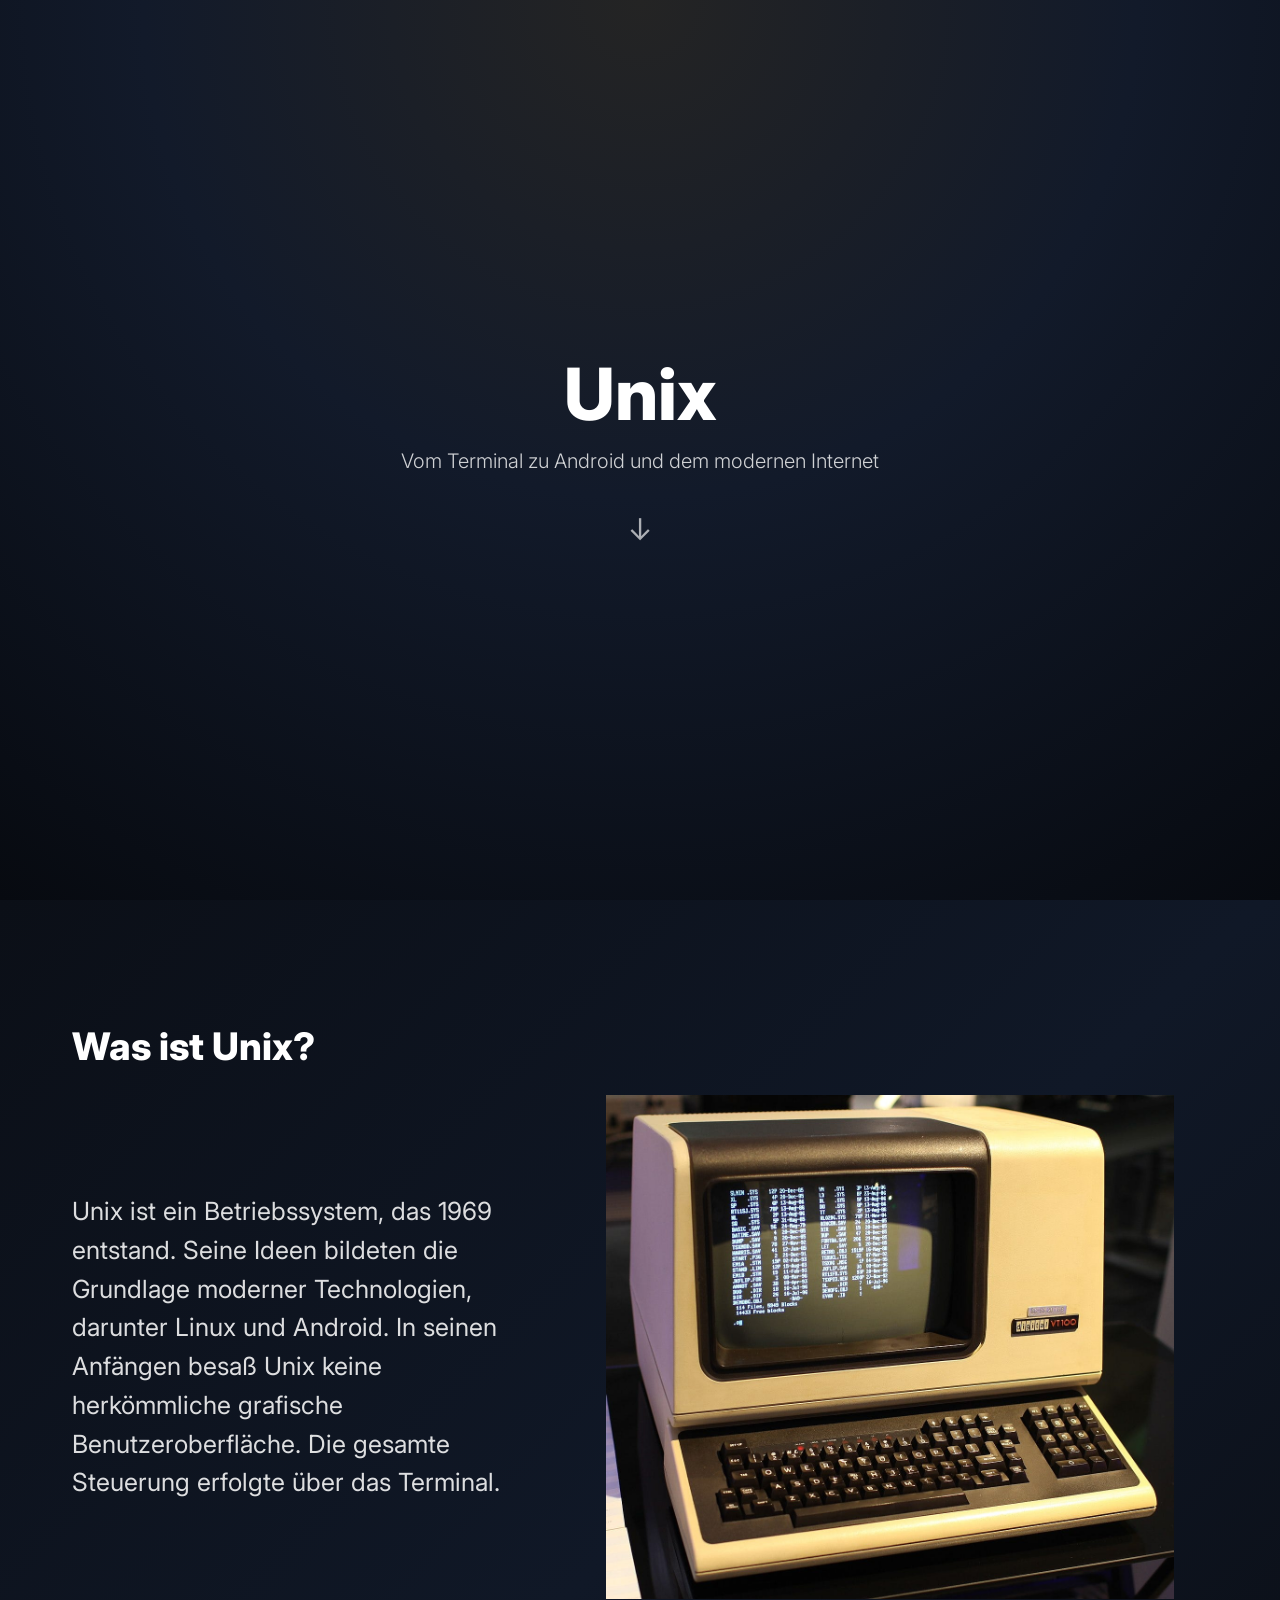
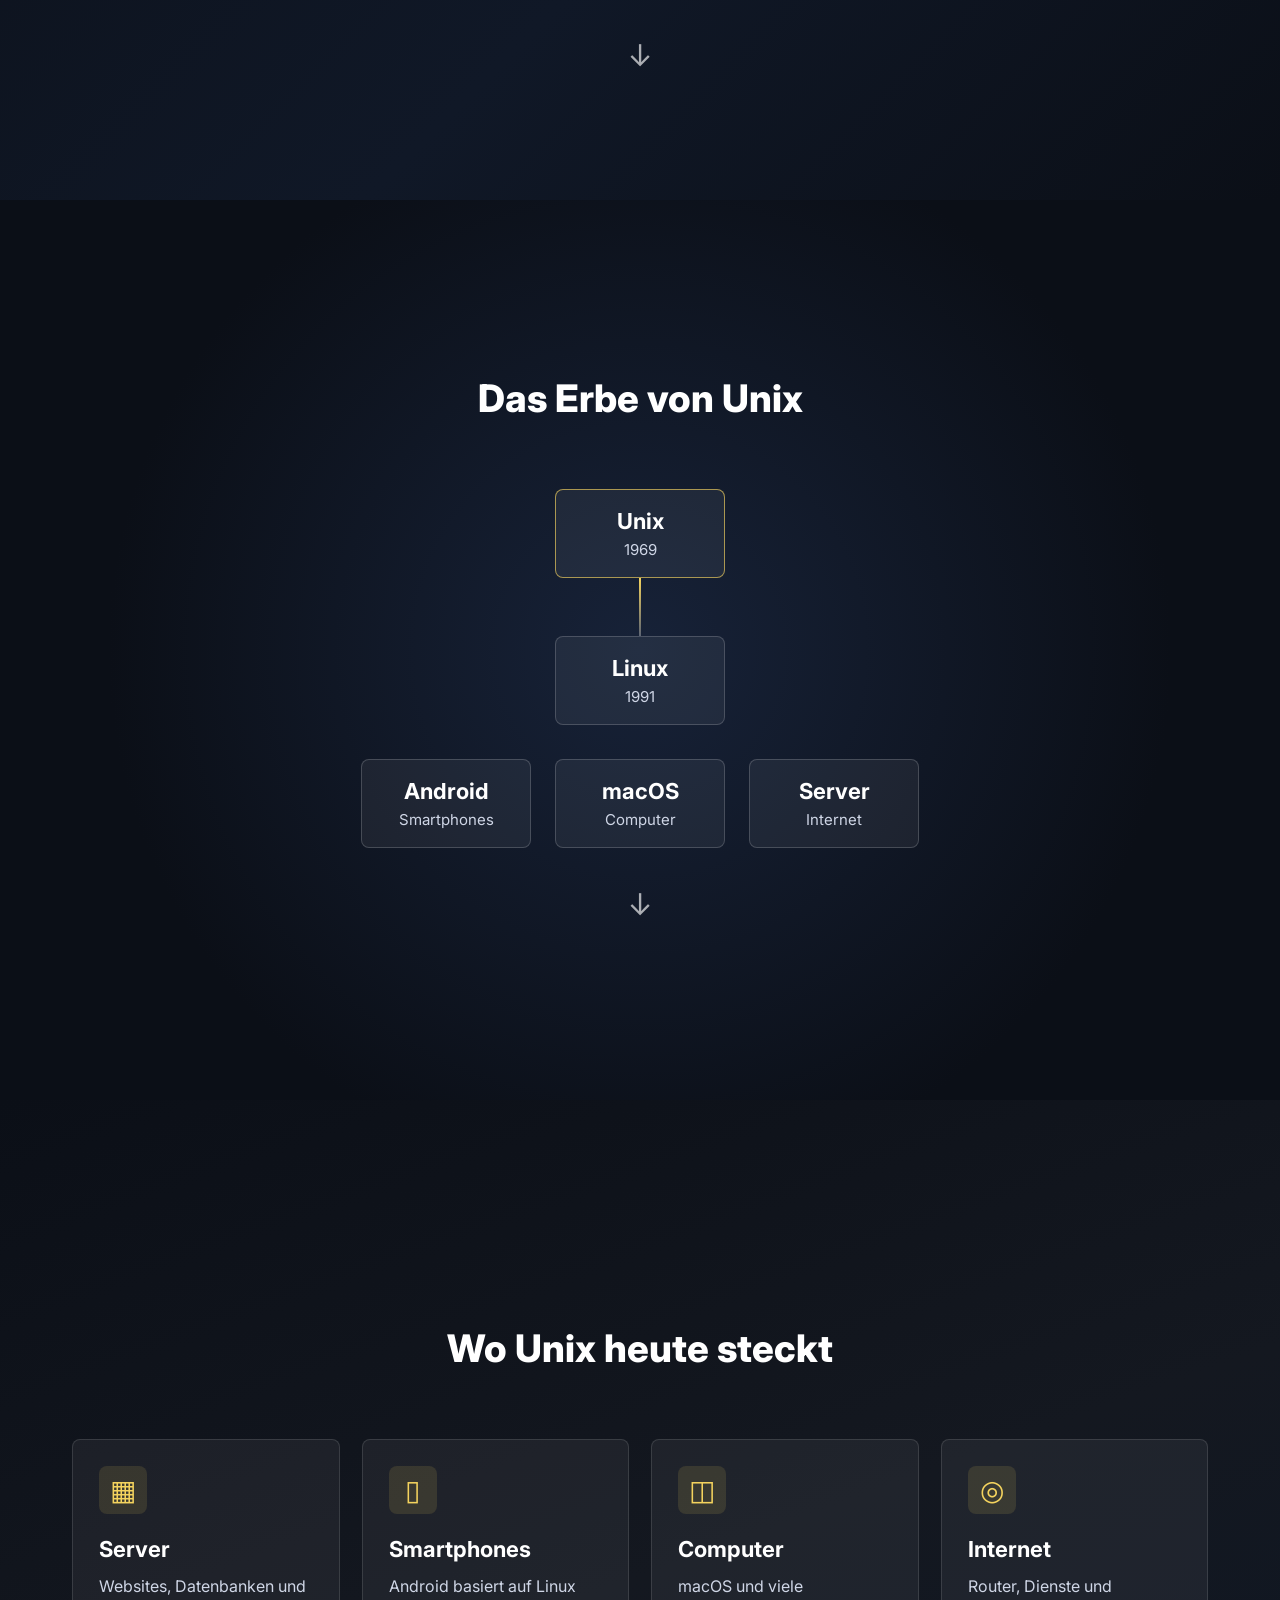
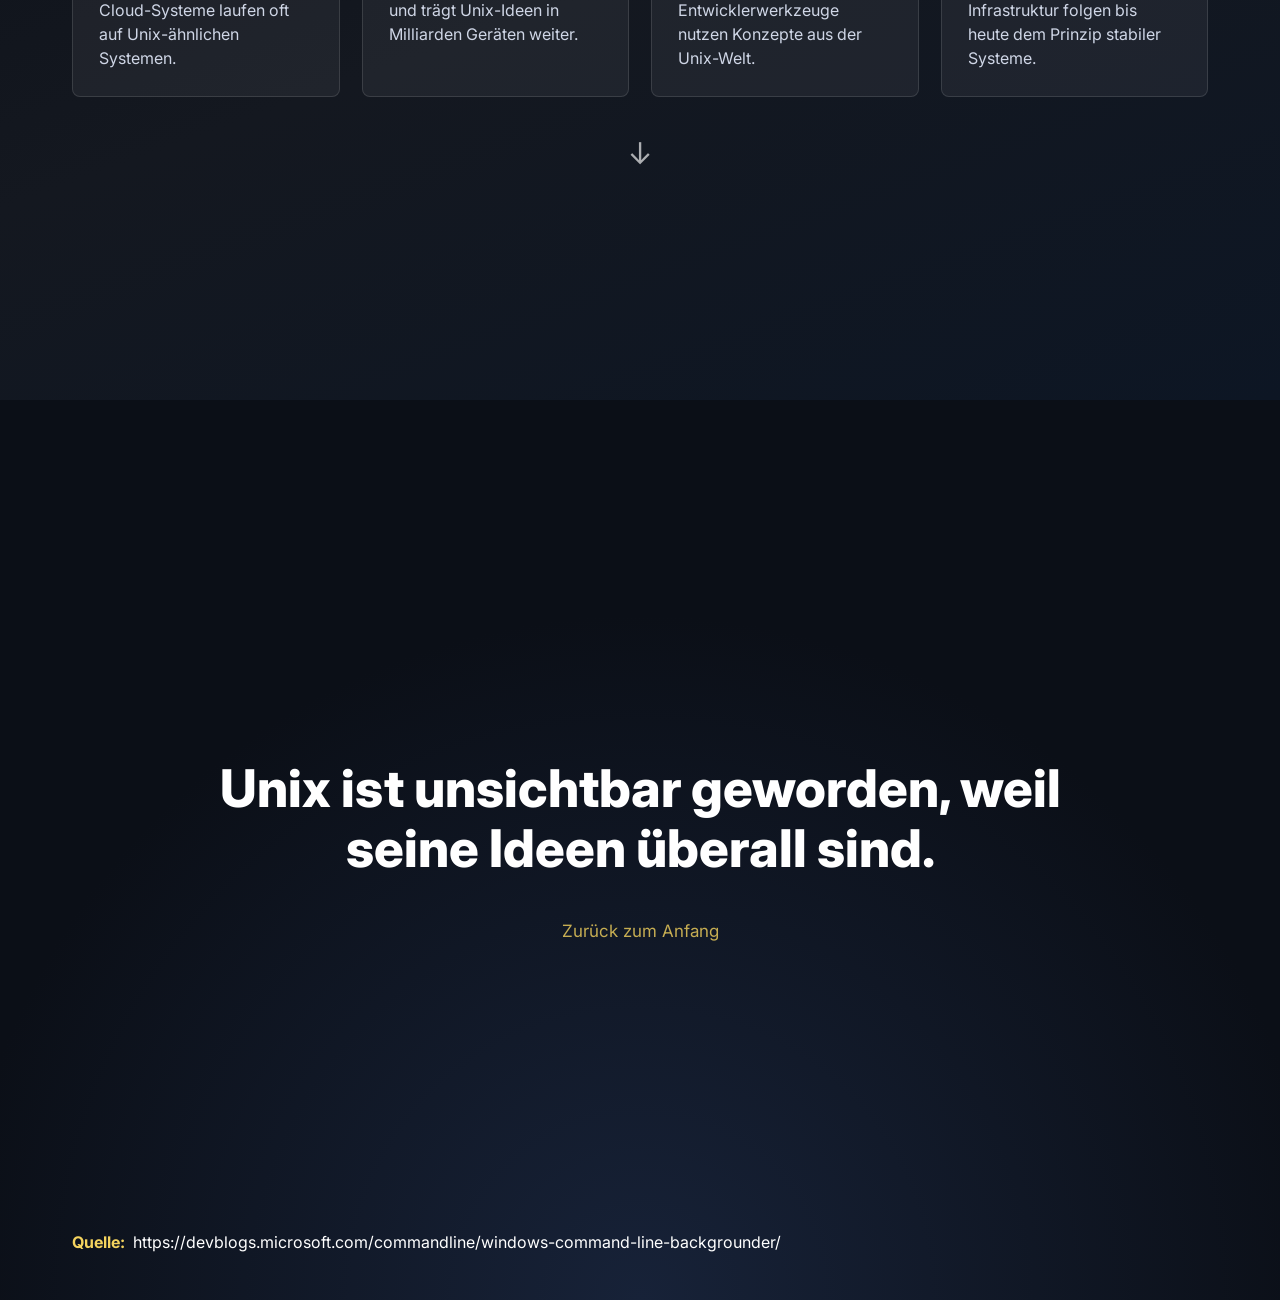
<file: index.html>
<!DOCTYPE html>
<html lang="de">
<head>
    <meta charset="UTF-8">
    <meta name="viewport" content="width=device-width, initial-scale=1.0">
    <link rel="preconnect" href="https://fonts.googleapis.com">
    <link rel="preconnect" href="https://fonts.gstatic.com" crossorigin>
    <link href="https://fonts.googleapis.com/css2?family=Inter:wght@300;400;600;800&display=swap" rel="stylesheet">
    <link rel="stylesheet" href="style.css">
    <title>Unix</title>
</head>
<body>
    <section class="hero" id="hero">
        <h1>Unix</h1>
        <p>Vom Terminal zu Android und dem modernen Internet</p>
        <a href="#about" class="arrow" aria-label="Zur naechsten Sektion">&darr;</a>
    </section>

    <section class="about" id="about">
        <h2>Was ist Unix?</h2>
        <div class="about-content">
            <div class="text-box">
                <p>
                    Unix ist ein Betriebssystem, das 1969 entstand.
                    Seine Ideen bildeten die Grundlage moderner Technologien,
                    darunter Linux und Android. In seinen Anf&auml;ngen besa&szlig; Unix
                    keine herk&ouml;mmliche grafische Benutzeroberfl&auml;che. Die gesamte
                    Steuerung erfolgte &uuml;ber das Terminal.
                </p>
            </div>
            <div class="image-box">
                <img src="unix.jpg" alt="Unix Terminal">
            </div>
        </div>
        <a href="#legacy" class="arrow" aria-label="Zur naechsten Sektion">&darr;</a>
    </section>

    <section class="legacy" id="legacy">
        <div class="section-heading">
            
            <h2>Das Erbe von Unix</h2>
        </div>

        <div class="timeline">
            <div class="timeline-node main-node">
                <strong>Unix</strong>
                <span>1969</span>
            </div>
            <div class="timeline-line"></div>
            <div class="timeline-node">
                <strong>Linux</strong>
                <span>1991</span>
            </div>
            <div class="timeline-branches">
                <div class="timeline-node">
                    <strong>Android</strong>
                    <span>Smartphones</span>
                </div>
                <div class="timeline-node">
                    <strong>macOS</strong>
                    <span>Computer</span>
                </div>
                <div class="timeline-node">
                    <strong>Server</strong>
                    <span>Internet</span>
                </div>
            </div>
        </div>

        <a href="#uses" class="arrow" aria-label="Zur naechsten Sektion">&darr;</a>
    </section>

    <section class="uses" id="uses">
        <div class="section-heading">
            <h2>Wo Unix heute steckt</h2>
        </div>

        <div class="use-cards">
            <article class="use-card">
                <div class="card-icon">&#9638;</div>
                <h3>Server</h3>
                <p>Websites, Datenbanken und Cloud-Systeme laufen oft auf Unix-&auml;hnlichen Systemen.</p>
            </article>
            <article class="use-card">
                <div class="card-icon">&#9647;</div>
                <h3>Smartphones</h3>
                <p>Android basiert auf Linux und tr&auml;gt Unix-Ideen in Milliarden Ger&auml;ten weiter.</p>
            </article>
            <article class="use-card">
                <div class="card-icon">&#9707;</div>
                <h3>Computer</h3>
                <p>macOS und viele Entwicklerwerkzeuge nutzen Konzepte aus der Unix-Welt.</p>
            </article>
            <article class="use-card">
                <div class="card-icon">&#9678;</div>
                <h3>Internet</h3>
                <p>Router, Dienste und Infrastruktur folgen bis heute dem Prinzip stabiler Systeme.</p>
            </article>
        </div>

        <a href="#quote" class="arrow" aria-label="Zur naechsten Sektion">&darr;</a>
    </section>

    <section class="quote-section" id="quote">
        <blockquote>
            Unix ist unsichtbar geworden, weil seine Ideen &uuml;berall sind.
        </blockquote>
        <a href="#hero" class="back-link">Zur&uuml;ck zum Anfang</a>
        <div class="quelle">
            <div class="quelle_inner">
        <h2>Quelle:</h2>
        <p>https://devblogs.microsoft.com/commandline/windows-command-line-backgrounder/</p>
            </div>
        </div>
    </section>
</body>
</html>
</file>
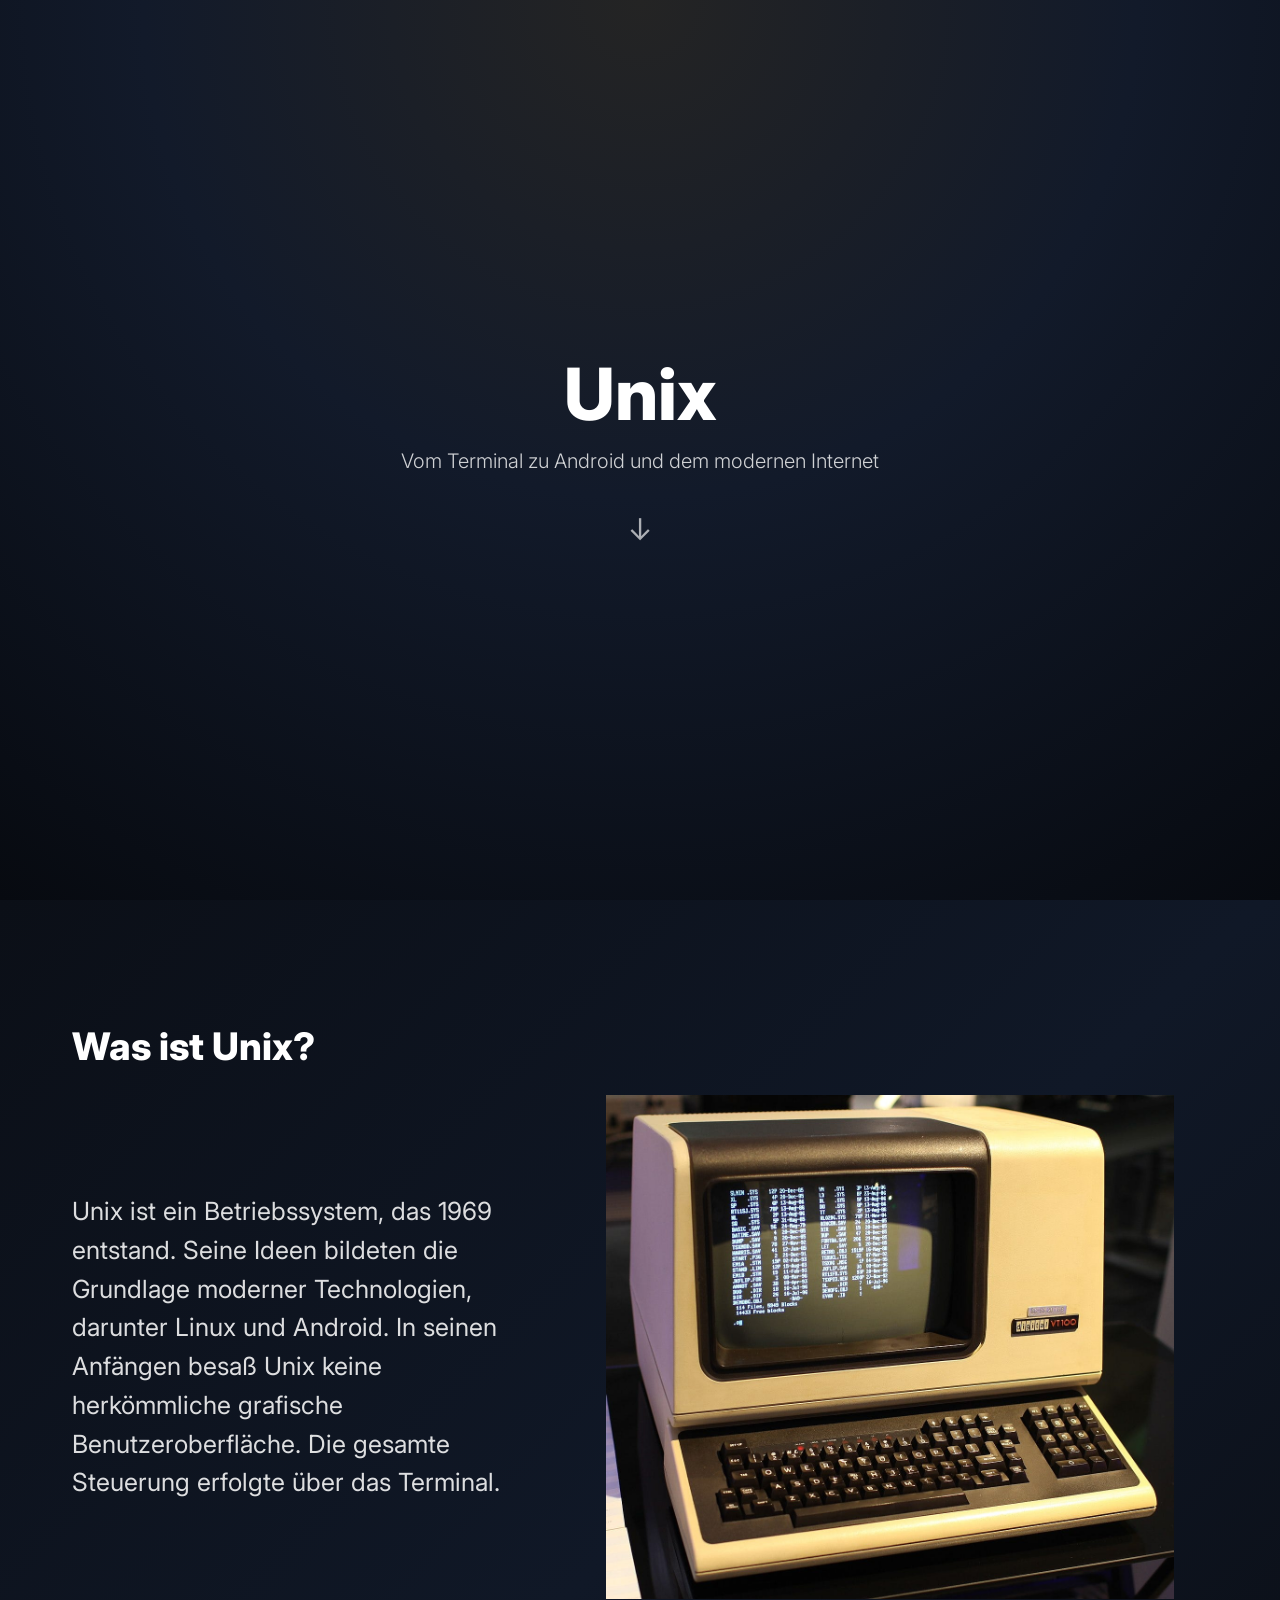
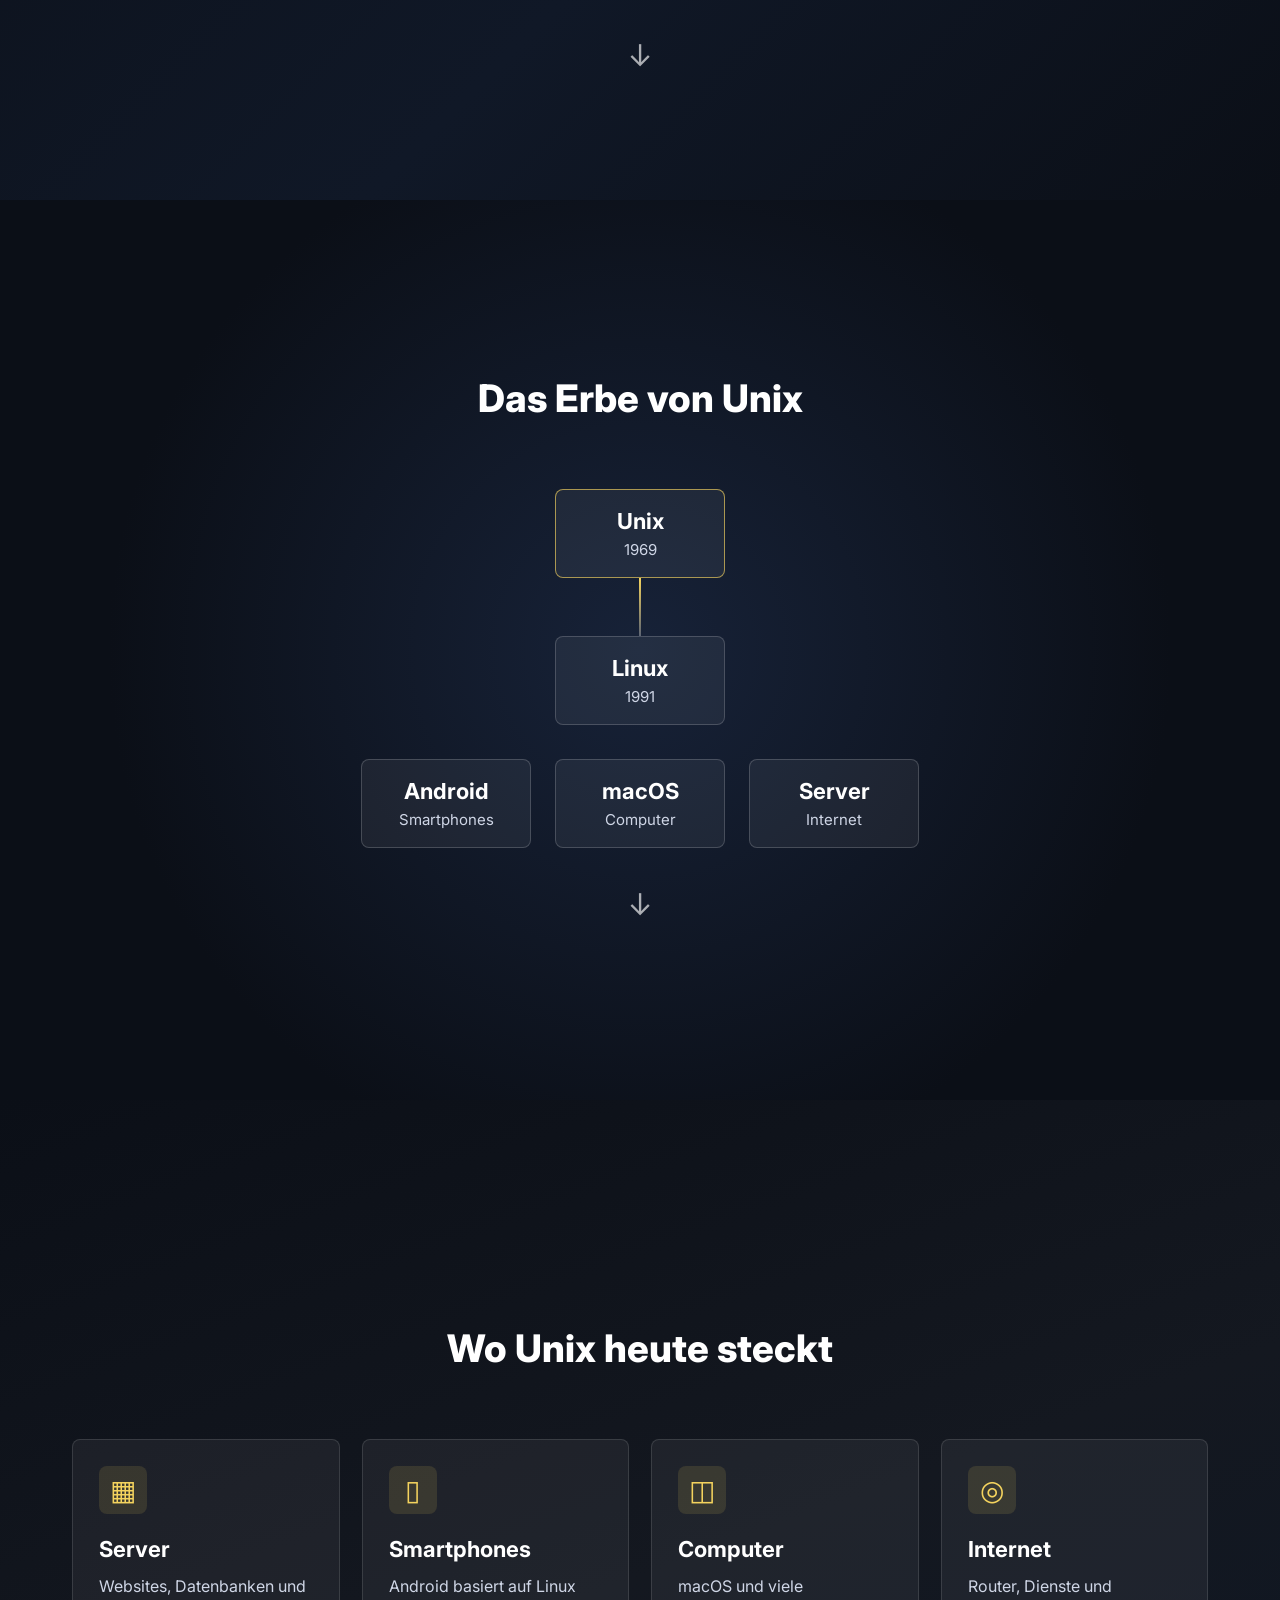
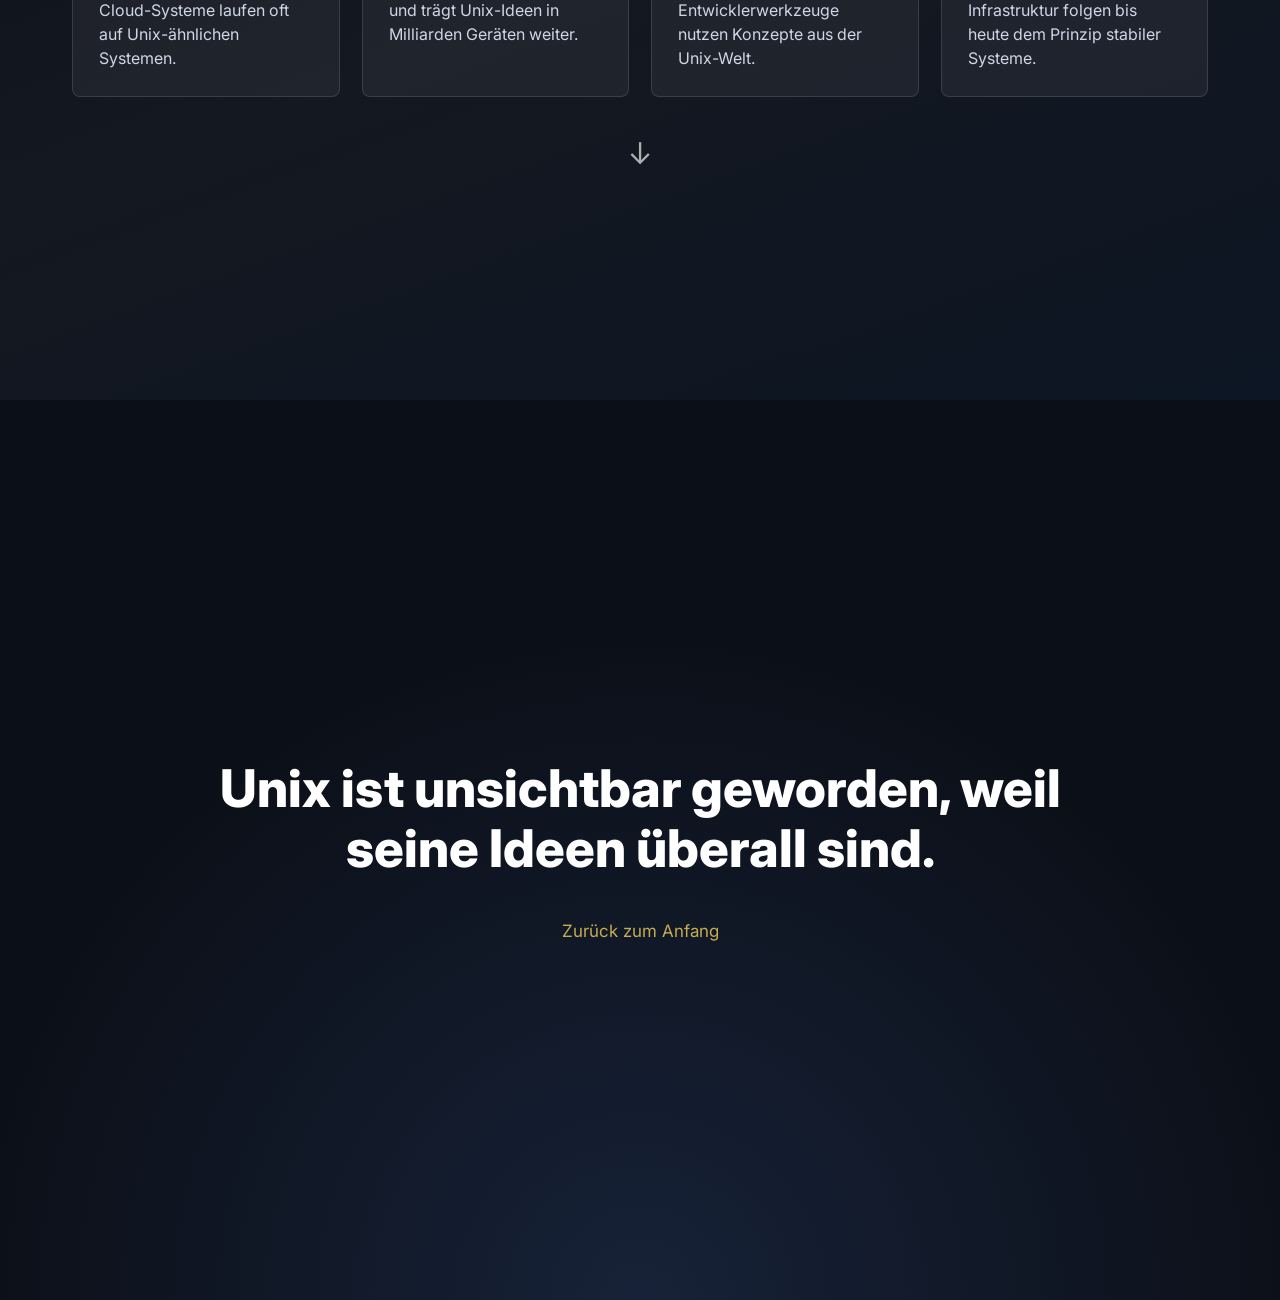
<file: unix.html>
<!DOCTYPE html>
<html lang="de">
<head>
    <meta charset="UTF-8">
    <meta name="viewport" content="width=device-width, initial-scale=1.0">
    <link rel="preconnect" href="https://fonts.googleapis.com">
    <link rel="preconnect" href="https://fonts.gstatic.com" crossorigin>
    <link href="https://fonts.googleapis.com/css2?family=Inter:wght@300;400;600;800&display=swap" rel="stylesheet">
    <link rel="stylesheet" href="style.css">
    <title>Unix</title>
</head>
<body>
    <section class="hero" id="hero">
        <h1>Unix</h1>
        <p>Vom Terminal zu Android und dem modernen Internet</p>
        <a href="#about" class="arrow" aria-label="Zur naechsten Sektion">&darr;</a>
    </section>

    <section class="about" id="about">
        <h2>Was ist Unix?</h2>
        <div class="about-content">
            <div class="text-box">
                <p>
                    Unix ist ein Betriebssystem, das 1969 entstand.
                    Seine Ideen bildeten die Grundlage moderner Technologien,
                    darunter Linux und Android. In seinen Anf&auml;ngen besa&szlig; Unix
                    keine herk&ouml;mmliche grafische Benutzeroberfl&auml;che. Die gesamte
                    Steuerung erfolgte &uuml;ber das Terminal.
                </p>
            </div>
            <div class="image-box">
                <img src="unix.jpg" alt="Unix Terminal">
            </div>
        </div>
        <a href="#legacy" class="arrow" aria-label="Zur naechsten Sektion">&darr;</a>
    </section>

    <section class="legacy" id="legacy">
        <div class="section-heading">
            
            <h2>Das Erbe von Unix</h2>
        </div>

        <div class="timeline">
            <div class="timeline-node main-node">
                <strong>Unix</strong>
                <span>1969</span>
            </div>
            <div class="timeline-line"></div>
            <div class="timeline-node">
                <strong>Linux</strong>
                <span>1991</span>
            </div>
            <div class="timeline-branches">
                <div class="timeline-node">
                    <strong>Android</strong>
                    <span>Smartphones</span>
                </div>
                <div class="timeline-node">
                    <strong>macOS</strong>
                    <span>Computer</span>
                </div>
                <div class="timeline-node">
                    <strong>Server</strong>
                    <span>Internet</span>
                </div>
            </div>
        </div>

        <a href="#uses" class="arrow" aria-label="Zur naechsten Sektion">&darr;</a>
    </section>

    <section class="uses" id="uses">
        <div class="section-heading">
            <h2>Wo Unix heute steckt</h2>
        </div>

        <div class="use-cards">
            <article class="use-card">
                <div class="card-icon">&#9638;</div>
                <h3>Server</h3>
                <p>Websites, Datenbanken und Cloud-Systeme laufen oft auf Unix-&auml;hnlichen Systemen.</p>
            </article>
            <article class="use-card">
                <div class="card-icon">&#9647;</div>
                <h3>Smartphones</h3>
                <p>Android basiert auf Linux und tr&auml;gt Unix-Ideen in Milliarden Ger&auml;ten weiter.</p>
            </article>
            <article class="use-card">
                <div class="card-icon">&#9707;</div>
                <h3>Computer</h3>
                <p>macOS und viele Entwicklerwerkzeuge nutzen Konzepte aus der Unix-Welt.</p>
            </article>
            <article class="use-card">
                <div class="card-icon">&#9678;</div>
                <h3>Internet</h3>
                <p>Router, Dienste und Infrastruktur folgen bis heute dem Prinzip stabiler Systeme.</p>
            </article>
        </div>

        <a href="#quote" class="arrow" aria-label="Zur naechsten Sektion">&darr;</a>
    </section>

    <section class="quote-section" id="quote">
        <blockquote>
            Unix ist unsichtbar geworden, weil seine Ideen &uuml;berall sind.
        </blockquote>
        <a href="#hero" class="back-link">Zur&uuml;ck zum Anfang</a>
    </section>
</body>
</html>
</file>
<file: style.css>
html
{
    scroll-behavior: smooth;
}

body
{
    margin: 0;
    font-family: 'Inter', sans-serif;
    color: white;
    background: #0b0f17;
    box-sizing: border-box;
}

*
{
    box-sizing: inherit;
}

section
{
    min-height: 100vh;
    padding: 48px 72px;
    display: flex;
    flex-direction: column;
    justify-content: center;
    overflow: hidden;
}

.hero
{
    align-items: center;
    text-align: center;
    background: radial-gradient(circle at top, #242424, #121a2a 45%, #070a10 100%);
}

.hero h1
{
    font-size: 72px;
    font-weight: 800;
    margin: 0;
}

.hero p
{
    font-size: 20px;
    font-weight: 300;
    opacity: 0.8;
    margin: 12px 0 0;
    max-width: 560px;
}

.arrow
{
    width: 44px;
    height: 44px;
    margin: 34px auto 0;
    display: flex;
    justify-content: center;
    align-items: center;
    color: white;
    font-size: 30px;
    line-height: 1;
    opacity: 0.65;
    text-decoration: none;
    transition: 0.2s;
}

.arrow:hover,
.back-link:hover
{
    opacity: 1;
    transform: translateY(4px);
}

.about
{
    background: linear-gradient(135deg, #0b0f17 0%, #101827 58%, #0b0f17 100%);
}

.about h2,
.section-heading h2
{
    font-size: 38px;
    font-weight: 800;
    margin: 0;
    margin-bottom: 26px;
    color: white;
}
.about-content
{
    display: flex;
    align-items: center;
    gap: 46px;
}

.text-box
{
    flex: 5;
    max-width: 560px;
}

.text-box p
{
    font-size: 25px;
    line-height: 1.55;
    opacity: 0.86;
    margin: 0;
}

.image-box
{
    flex: 7;
    min-width: 0;
    display: flex;
    justify-content: center;
}

.image-box img
{
    width: 100%;
    max-height: 56vh;
    object-fit: contain;
    border-radius: 8px;
}

.legacy
{
    align-items: center;
    background: radial-gradient(circle at center, #172238 0%, #0b0f17 68%);
    text-align: center;
}

.section-heading
{
    display: flex;
    flex-direction: column;
    align-items: center;
    gap: 8px;
    margin-bottom: 42px;
}

.section-heading span
{
    font-size: 14px;
    font-weight: 800;
    color: #f4d35e;
    opacity: 0.9;
}

.timeline
{
    width: min(960px, 100%);
    display: flex;
    flex-direction: column;
    align-items: center;
}

.timeline-node
{
    min-width: 170px;
    padding: 18px 22px;
    border: 1px solid rgba(255, 255, 255, 0.18);
    border-radius: 8px;
    background: rgba(255, 255, 255, 0.06);
    display: flex;
    flex-direction: column;
    gap: 6px;
}

.timeline-node strong
{
    font-size: 22px;
}

.timeline-node span
{
    font-size: 15px;
    color: #cfd6e6;
}

.main-node
{
    border-color: rgba(244, 211, 94, 0.65);
}

.timeline-line
{
    width: 2px;
    height: 58px;
    background: linear-gradient(#f4d35e, rgba(255, 255, 255, 0.3));
}

.timeline-branches
{
    width: 100%;
    margin-top: 34px;
    display: flex;
    justify-content: center;
    gap: 24px;
}

.uses
{
    background: linear-gradient(160deg, #0b0f17 0%, #141820 52%, #0d1624 100%);
}

.use-cards
{
    display: flex;
    gap: 22px;
    justify-content: center;
    align-items: stretch;
}

.use-card
{
    flex: 1;
    min-height: 250px;
    padding: 26px;
    border: 1px solid rgba(255, 255, 255, 0.12);
    border-radius: 8px;
    background: rgba(255, 255, 255, 0.055);
    display: flex;
    flex-direction: column;
    justify-content: flex-start;
}

.card-icon
{
    width: 48px;
    height: 48px;
    margin-bottom: 22px;
    display: flex;
    justify-content: center;
    align-items: center;
    border-radius: 8px;
    background: rgba(244, 211, 94, 0.12);
    color: #f4d35e;
    font-size: 28px;
}

.use-card h3
{
    font-size: 22px;
    margin: 0 0 12px;
}

.use-card p
{
    font-size: 16px;
    line-height: 1.5;
    margin: 0;
    color: #cfd6e6;
}

.quote-section
{
    position: relative;
    align-items: center;
    text-align: center;
    background: radial-gradient(circle at bottom, #172238 0%, #0b0f17 62%);
}

.quote-section blockquote
{
    max-width: 920px;
    margin: 0;
    font-size: 52px;
    line-height: 1.16;
    font-weight: 800;
}

.back-link
{
    margin-top: 42px;
    color: #f4d35e;
    font-size: 17px;
    text-decoration: none;
    opacity: 0.8;
    transition: 0.2s;
}

@media (max-width: 900px)
{
    section
    {
        padding: 36px 24px;
    }

    .hero h1
    {
        font-size: 56px;
    }

    .about-content,
    .timeline-branches,
    .use-cards
    {
        flex-direction: column;
    }

    .about-content
    {
        gap: 28px;
    }

    .text-box
    {
        max-width: none;
    }

    .text-box p
    {
        font-size: 18px;
        line-height: 1.45;
    }

    .image-box img
    {
        max-height: 34vh;
    }

    .timeline-node
    {
        width: 100%;
    }

    .use-card
    {
        min-height: auto;
    }

    .quote-section blockquote
    {
        font-size: 36px;
    }

    .quelle
    {
        left: 24px;
        bottom: 36px;
        max-width: calc(100% - 48px);
        overflow: hidden;
    }

    .quelle_inner h2,
    .quelle_inner p
    {
        font-size: 13px;
    }

}
.quelle
{
    position: absolute;
    left: 72px;
    bottom: 48px;
    z-index: 10;
}

.quelle_inner
{
    display: flex;
    align-items: baseline;
    gap: 8px;
    white-space: nowrap;
}

.quelle_inner h2,
.quelle_inner p
{
    margin: 0;
    font-size: 16px;
    line-height: 1.2;
}

.quelle_inner h2
{
    color: #f4d35e;
}
</file>
